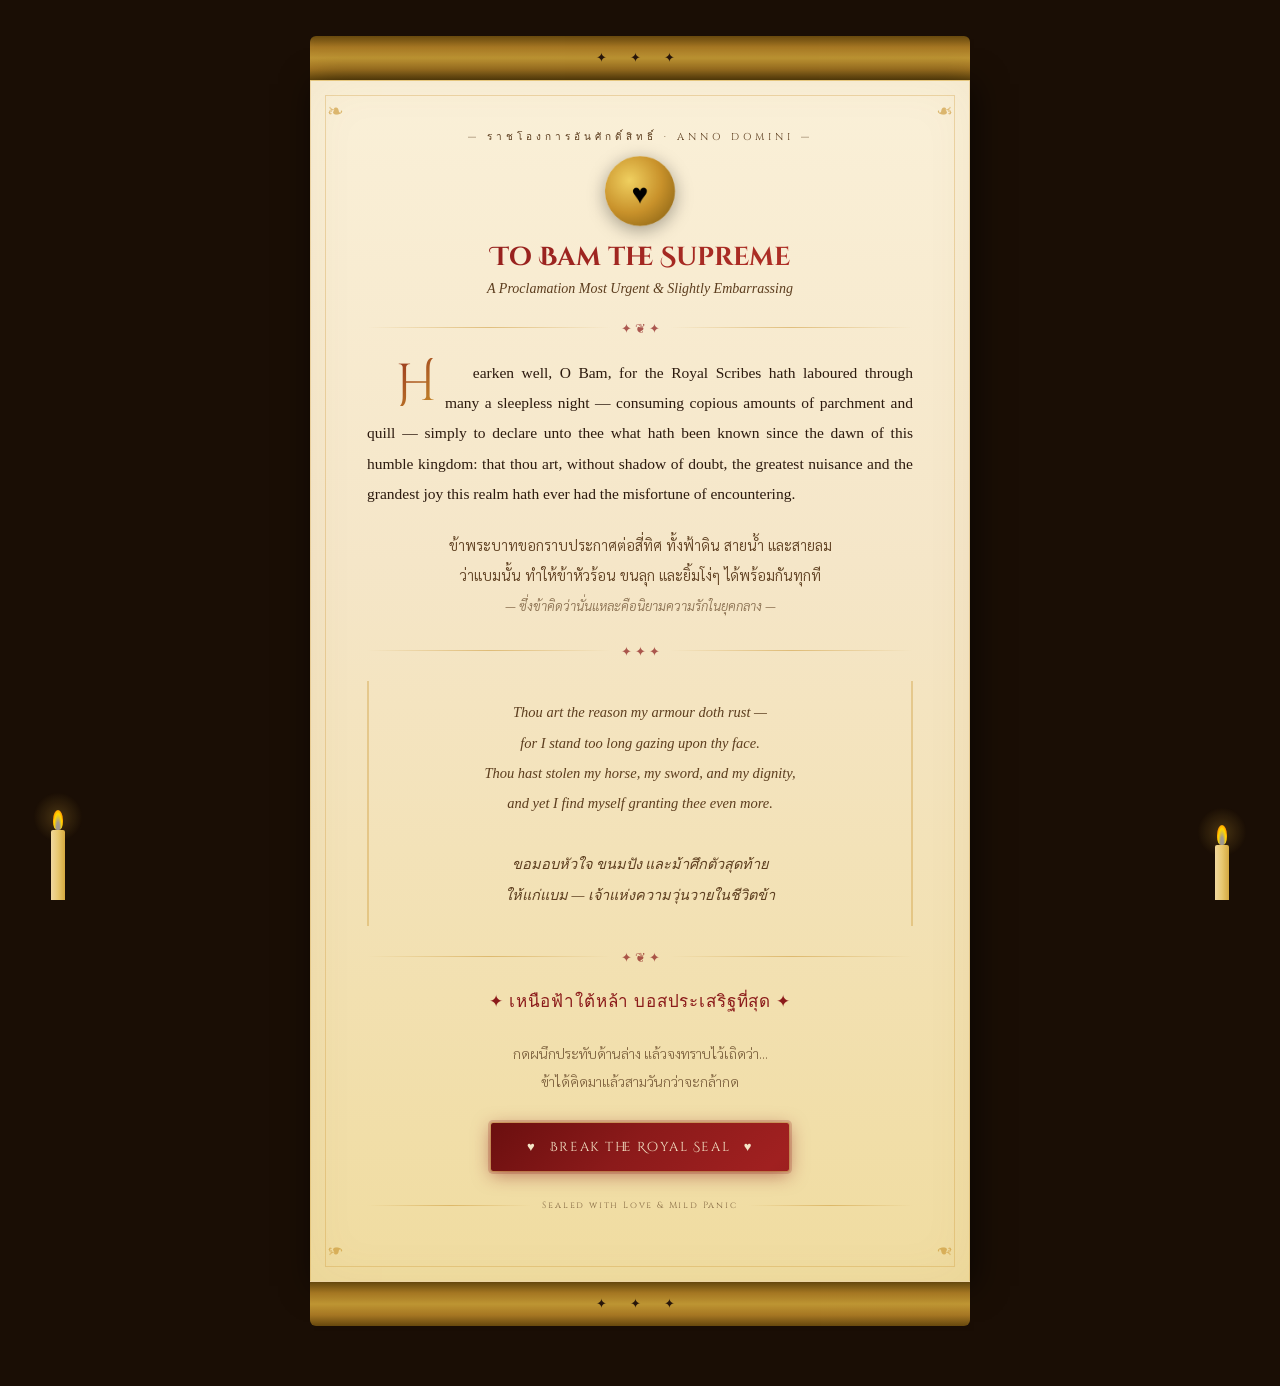
<file: bam.html>
<!DOCTYPE html>
<html lang="th">
<head>
<meta charset="UTF-8">
<meta name="viewport" content="width=device-width, initial-scale=1.0">
<title>ถึงแบม — ราชโองการสูงสุด</title>
<link href="https://fonts.googleapis.com/css2?family=Cinzel+Decorative:wght@400;700&family=Cinzel:wght@400;600&family=Sarabun:wght@300;400&family=IM+Fell+English:ital@0;1&display=swap" rel="stylesheet">
<style>
:root {
  --parchment: #f5e6c8;
  --ink: #2c1a0e;
  --ink-faded: #5c3d1e;
  --crimson: #8b1a1a;
  --gold: #c9922b;
}

* { margin:0; padding:0; box-sizing:border-box; }

@keyframes flicker {
  0%,100%{opacity:1} 40%{opacity:.85} 70%{opacity:.92}
}
@keyframes fadeUp {
  from{opacity:0;transform:translateY(16px)} to{opacity:1;transform:translateY(0)}
}
@keyframes beat {
  0%,100%{transform:scale(1)} 30%{transform:scale(1.18)} 60%{transform:scale(1.06)}
}
@keyframes shimmer {
  0%{background-position:-200% center} 100%{background-position:200% center}
}
@keyframes popIn {
  0%{opacity:0;transform:scale(.7)} 70%{transform:scale(1.06)} 100%{opacity:1;transform:scale(1)}
}
@keyframes fall {
  to{transform:translateY(105vh) rotate(360deg);opacity:0}
}

body {
  min-height:100vh;
  background:#1a0e05;
  display:flex;
  justify-content:center;
  align-items:flex-start;
  padding:36px 16px 60px;
  font-family:'Sarabun',sans-serif;
  overflow-x:hidden;
}

/* Candles */
.candles { position:fixed; inset:0; pointer-events:none; z-index:0; }
.candle { position:absolute; bottom:0; display:flex; flex-direction:column; align-items:center; }
.flame {
  width:10px; height:20px;
  background:radial-gradient(ellipse at 50% 85%,#fff8 20%,#ffd700 55%,#ff7700 85%,transparent);
  border-radius:50% 50% 40% 40%;
  animation:flicker 2.5s ease-in-out infinite;
  will-change:opacity;
}
.glow {
  position:absolute; width:50px; height:50px;
  background:radial-gradient(circle,rgba(255,200,70,.2) 0%,transparent 70%);
  border-radius:50%; top:-18px; left:-20px;
  animation:flicker 2.5s ease-in-out infinite;
}
.candle-body { width:14px; height:70px; background:linear-gradient(90deg,#f0d8a0,#e8c870 50%,#d4a840); border-radius:2px 2px 0 0; }
.c1{left:4%;} .c2{right:4%;}
.c2 .flame,.c2 .glow{animation-delay:.9s}

/* Scroll */
.scroll { position:relative; z-index:10; max-width:660px; width:100%; animation:fadeUp 1.2s ease-out forwards; }

.cap {
  height:44px;
  background:linear-gradient(to bottom,#7a5810,#c9922b,#e8b840,#c9922b,#7a5810);
  border-radius:6px 6px 0 0;
  display:flex; align-items:center; justify-content:center;
  color:#2c1a0e; font-family:'Cinzel',serif; font-size:13px; letter-spacing:10px; opacity:.8;
}
.cap-bottom {
  height:44px;
  background:linear-gradient(to top,#7a5810,#c9922b,#e8b840,#c9922b,#7a5810);
  border-radius:0 0 6px 6px;
  display:flex; align-items:center; justify-content:center;
  color:#2c1a0e; font-family:'Cinzel',serif; font-size:13px; letter-spacing:10px; opacity:.8;
}

.body {
  background:#f5e6c8;
  background-image:linear-gradient(180deg,#faf0d8 0%,#f5e6c8 40%,#f0dca0 100%);
  padding:48px 56px;
  box-shadow:4px 4px 30px rgba(0,0,0,.6),inset 0 0 50px rgba(139,105,20,.06);
  border:1px solid rgba(201,146,43,.3);
  position:relative;
}
.body::before {
  content:''; position:absolute; inset:14px;
  border:1px solid rgba(201,146,43,.3);
  pointer-events:none;
}

.corner { position:absolute; font-size:20px; color:var(--gold); opacity:.6; }
.tl{top:16px;left:16px;} .tr{top:16px;right:16px;transform:scaleX(-1);}
.bl{bottom:16px;left:16px;transform:scaleY(-1);} .br{bottom:16px;right:16px;transform:scale(-1);}

.hr { display:flex; align-items:center; gap:10px; margin:22px 0; }
.hr-line { flex:1; height:1px; background:linear-gradient(to right,transparent,#c9922b,transparent); opacity:.5; }
.hr span { color:var(--crimson); font-size:13px; opacity:.7; }

/* Header */
.seal {
  width:70px; height:70px;
  background:radial-gradient(circle at 35% 35%,#f0d060,#c9922b,#7a5810);
  border-radius:50%;
  display:flex; align-items:center; justify-content:center;
  font-size:28px;
  margin:0 auto 14px;
  box-shadow:0 4px 18px rgba(0,0,0,.35);
  animation:beat 2.8s ease-in-out infinite;
  will-change:transform;
}
.eyebrow { font-family:'Cinzel',serif; font-size:10px; letter-spacing:.4em; color:var(--ink-faded); text-align:center; text-transform:uppercase; margin-bottom:12px; }
.title {
  font-family:'Cinzel Decorative',serif;
  font-size:clamp(18px,4vw,26px);
  text-align:center;
  background:linear-gradient(135deg,#8b1a1a 0%,#c0392b 40%,#c9922b 70%,#8b1a1a 100%);
  background-size:300% auto;
  -webkit-background-clip:text;
  -webkit-text-fill-color:transparent;
  background-clip:text;
  animation:shimmer 5s linear infinite;
  margin-bottom:6px;
}
.sub { font-family:'IM Fell English',serif; font-style:italic; font-size:14px; color:var(--ink-faded); text-align:center; }

/* Text */
.letter { font-family:'IM Fell English',serif; font-size:15.5px; color:var(--ink); line-height:1.95; text-align:justify; text-indent:1.8em; animation:fadeUp 1.4s ease-out .4s backwards; }
.thai { font-family:'Sarabun',sans-serif; font-weight:300; font-size:15px; color:var(--ink-faded); line-height:2; text-align:center; animation:fadeUp 1.4s ease-out .6s backwards; }
.drop { float:left; font-family:'Cinzel Decorative',serif; font-size:52px; line-height:.8; padding-right:8px; padding-top:6px; background:linear-gradient(135deg,#8b1a1a,#c9922b); -webkit-background-clip:text; -webkit-text-fill-color:transparent; background-clip:text; }

.poem { font-family:'IM Fell English',serif; font-style:italic; font-size:14.5px; color:var(--ink-faded); text-align:center; line-height:2.1; padding:16px 24px; border-left:2px solid rgba(201,146,43,.35); border-right:2px solid rgba(201,146,43,.35); }
.boss { font-family:'Cinzel',serif; font-size:17px; color:var(--crimson); text-align:center; letter-spacing:.05em; margin:4px 0; }

/* Button */
.btn-wrap { display:flex; justify-content:center; margin-top:28px; }
.btn {
  font-family:'Cinzel Decorative',serif; font-size:13px;
  color:#f5e6c8;
  background:linear-gradient(135deg,#6b0f0f,#8b1a1a,#a02020,#8b1a1a,#6b0f0f);
  background-size:200% auto;
  border:none; padding:15px 36px; border-radius:2px; cursor:pointer;
  letter-spacing:.12em;
  box-shadow:0 4px 18px rgba(139,26,26,.5),0 0 0 1px rgba(201,146,43,.4),0 0 0 3px rgba(139,26,26,.2);
  transition:transform .2s,box-shadow .2s;
}
.btn:hover { transform:translateY(-2px); box-shadow:0 8px 28px rgba(139,26,26,.65),0 0 0 1px rgba(201,146,43,.6); }
.btn:active { transform:translateY(0); }

/* Modal */
.overlay {
  position:fixed; inset:0; background:rgba(8,4,0,.82);
  display:flex; align-items:center; justify-content:center;
  z-index:100; opacity:0; pointer-events:none;
  transition:opacity .35s ease; padding:20px;
}
.overlay.on { opacity:1; pointer-events:all; }
.modal {
  max-width:480px; width:100%;
  background:linear-gradient(135deg,#fdf6e3,#f5e6c8,#f0d9a0);
  padding:44px 44px 34px; border-radius:3px; position:relative;
  box-shadow:0 0 0 1px rgba(201,146,43,.5),0 0 0 4px rgba(139,26,26,.15),0 20px 60px rgba(0,0,0,.65);
  text-align:center;
  transform:scale(.8) translateY(20px);
  transition:transform .4s cubic-bezier(.175,.885,.32,1.275);
}
.overlay.on .modal { transform:scale(1) translateY(0); }

.mc { position:absolute; font-size:18px; color:var(--gold); opacity:.6; }
.mc-tl{top:12px;left:12px;} .mc-tr{top:12px;right:12px;transform:scaleX(-1);}
.mc-bl{bottom:12px;left:12px;transform:scaleY(-1);} .mc-br{bottom:12px;right:12px;transform:scale(-1);}

.m-heart { font-size:56px; display:block; margin-bottom:12px; animation:beat 1.4s ease-in-out infinite; }
.m-title {
  font-family:'Cinzel Decorative',serif;
  font-size:clamp(14px,4vw,20px);
  background:linear-gradient(135deg,#8b1a1a,#c9922b,#8b1a1a);
  background-size:200% auto;
  -webkit-background-clip:text; -webkit-text-fill-color:transparent; background-clip:text;
  animation:shimmer 3s linear infinite;
  line-height:1.5; margin-bottom:6px;
}
.m-th { font-family:'Sarabun',sans-serif; font-size:clamp(22px,5.5vw,34px); font-weight:400; color:var(--crimson); display:block; margin:8px 0 4px; animation:popIn .6s ease-out .1s backwards; }
.m-boss { font-family:'Cinzel',serif; font-size:clamp(11px,2.5vw,15px); color:var(--gold); margin-top:6px; letter-spacing:.06em; animation:popIn .6s ease-out .25s backwards; }
.m-sub { font-family:'IM Fell English',serif; font-style:italic; font-size:13.5px; color:var(--ink-faded); line-height:1.8; margin-top:14px; }
.m-close { margin-top:24px; font-family:'Cinzel',serif; font-size:10px; letter-spacing:.18em; color:var(--ink-faded); background:none; border:1px solid rgba(201,146,43,.4); padding:9px 22px; cursor:pointer; text-transform:uppercase; border-radius:2px; transition:all .25s; }
.m-close:hover { background:rgba(201,146,43,.12); border-color:rgba(201,146,43,.7); color:var(--ink); }

.p { position:fixed; pointer-events:none; z-index:200; animation:fall linear forwards; }

@media(max-width:560px){
  .body{ padding:36px 22px; }
  .poem{ padding:14px 10px; }
  .modal{ padding:32px 20px 26px; }
}
</style>
</head>
<body>

<div class="candles">
  <div class="candle c1">
    <div style="position:relative"><div class="glow"></div><div class="flame"></div></div>
    <div class="candle-body"></div>
  </div>
  <div class="candle c2">
    <div style="position:relative"><div class="glow"></div><div class="flame"></div></div>
    <div class="candle-body" style="height:55px"></div>
  </div>
</div>

<div class="scroll">
  <div class="cap">✦ ✦ ✦</div>

  <div class="body">
    <span class="corner tl">❧</span><span class="corner tr">❧</span>
    <span class="corner bl">❧</span><span class="corner br">❧</span>

    <p class="eyebrow">— ราชโองการอันศักดิ์สิทธิ์ · Anno Domini —</p>
    <div class="seal">♥</div>
    <h1 class="title">To Bam the Supreme</h1>
    <p class="sub">A Proclamation Most Urgent & Slightly Embarrassing</p>

    <div class="hr"><div class="hr-line"></div><span>✦ ❦ ✦</span><div class="hr-line"></div></div>

    <p class="letter">
      <span class="drop">H</span>
      earken well, O Bam, for the Royal Scribes hath laboured through many a sleepless night — consuming copious amounts of parchment and quill — simply to declare unto thee what hath been known since the dawn of this humble kingdom: that thou art, without shadow of doubt, the greatest nuisance and the grandest joy this realm hath ever had the misfortune of encountering.
    </p>

    <br>

    <p class="thai">
      ข้าพระบาทขอกราบประกาศต่อสี่ทิศ ทั้งฟ้าดิน สายน้ำ และสายลม<br>
      ว่าแบมนั้น ทำให้ข้าหัวร้อน ขนลุก และยิ้มโง่ๆ ได้พร้อมกันทุกที<br>
      <em style="font-size:13px;opacity:.7">— ซึ่งข้าคิดว่านั่นแหละคือนิยามความรักในยุคกลาง —</em>
    </p>

    <div class="hr"><div class="hr-line"></div><span>✦ ✦ ✦</span><div class="hr-line"></div></div>

    <div class="poem">
      Thou art the reason my armour doth rust —<br>
      for I stand too long gazing upon thy face.<br>
      Thou hast stolen my horse, my sword, and my dignity,<br>
      <em>and yet I find myself granting thee even more.</em>
      <br><br>
      ขอมอบหัวใจ ขนมปัง และม้าศึกตัวสุดท้าย<br>
      <em>ให้แก่แบม — เจ้าแห่งความวุ่นวายในชีวิตข้า</em>
    </div>

    <div class="hr"><div class="hr-line"></div><span>✦ ❦ ✦</span><div class="hr-line"></div></div>

    <p class="boss">✦ เหนือฟ้าใต้หล้า บอสประเสริฐที่สุด ✦</p>

    <br>

    <p class="thai" style="font-size:14px;opacity:.75;">
      กดผนึกประทับด้านล่าง แล้วจงทราบไว้เถิดว่า...<br>
      ข้าได้คิดมาแล้วสามวันกว่าจะกล้ากด
    </p>

    <div class="btn-wrap">
      <button class="btn" onclick="open_modal(event)">♥ &nbsp; Break the Royal Seal &nbsp; ♥</button>
    </div>

    <div class="hr" style="margin-top:28px">
      <div class="hr-line"></div>
      <span style="font-family:'Cinzel',serif;font-size:9px;letter-spacing:.2em;color:var(--ink-faded)">Sealed with Love & Mild Panic</span>
      <div class="hr-line"></div>
    </div>
  </div>

  <div class="cap-bottom">✦ ✦ ✦</div>
</div>

<!-- Modal -->
<div class="overlay" id="overlay" onclick="bg_close(event)">
  <div class="modal" id="modal">
    <span class="mc mc-tl">❧</span><span class="mc mc-tr">❧</span>
    <span class="mc mc-bl">❧</span><span class="mc mc-br">❧</span>

    <span class="m-heart">♥</span>

    <div class="m-title">
      I Love Bam Most in This World
      <span class="m-th">รักแบมที่สุดในโลก</span>
    </div>

    <p class="m-boss">✦ เหนือฟ้าใต้หล้า บอสประเสริฐที่สุด ✦</p>

    <p class="m-sub">
      More than all the gold in the kingdom treasury.<br>
      More than the knight loves his horse.<br>
      <em>(และมากกว่าข้ารักขนมปังยีสต์ในห้องเสบียงแน่นอน)</em>
    </p>

    <br>
    <button class="m-close" onclick="close_modal()">✦ ปิดราชโองการ ✦</button>
  </div>
</div>

<script>
var S=['♥','❦','✦','♡','❧','✿'];
var C=['#c0392b','#c9922b','#f0c060','#8b1a1a'];

function open_modal(){
  document.getElementById('overlay').classList.add('on');
  shoot(14);
}
function close_modal(){
  document.getElementById('overlay').classList.remove('on');
}
function bg_close(e){
  if(e.target===document.getElementById('overlay')) close_modal();
}
function shoot(n){
  for(var i=0;i<n;i++){
    (function(d){
      setTimeout(function(){
        var el=document.createElement('div');
        el.className='p';
        el.textContent=S[0|Math.random()*S.length];
        el.style.cssText='left:'+(5+Math.random()*90)+'vw;top:-20px;font-size:'+(11+Math.random()*14)+'px;color:'+C[0|Math.random()*C.length]+';animation-duration:'+(2.5+Math.random()*2)+'s;opacity:'+(0.5+Math.random()*0.5);
        document.body.appendChild(el);
        setTimeout(function(){el.remove();},5000);
      },d);
    })(i*80);
  }
}
</script>
</body>
</html>
</file>
